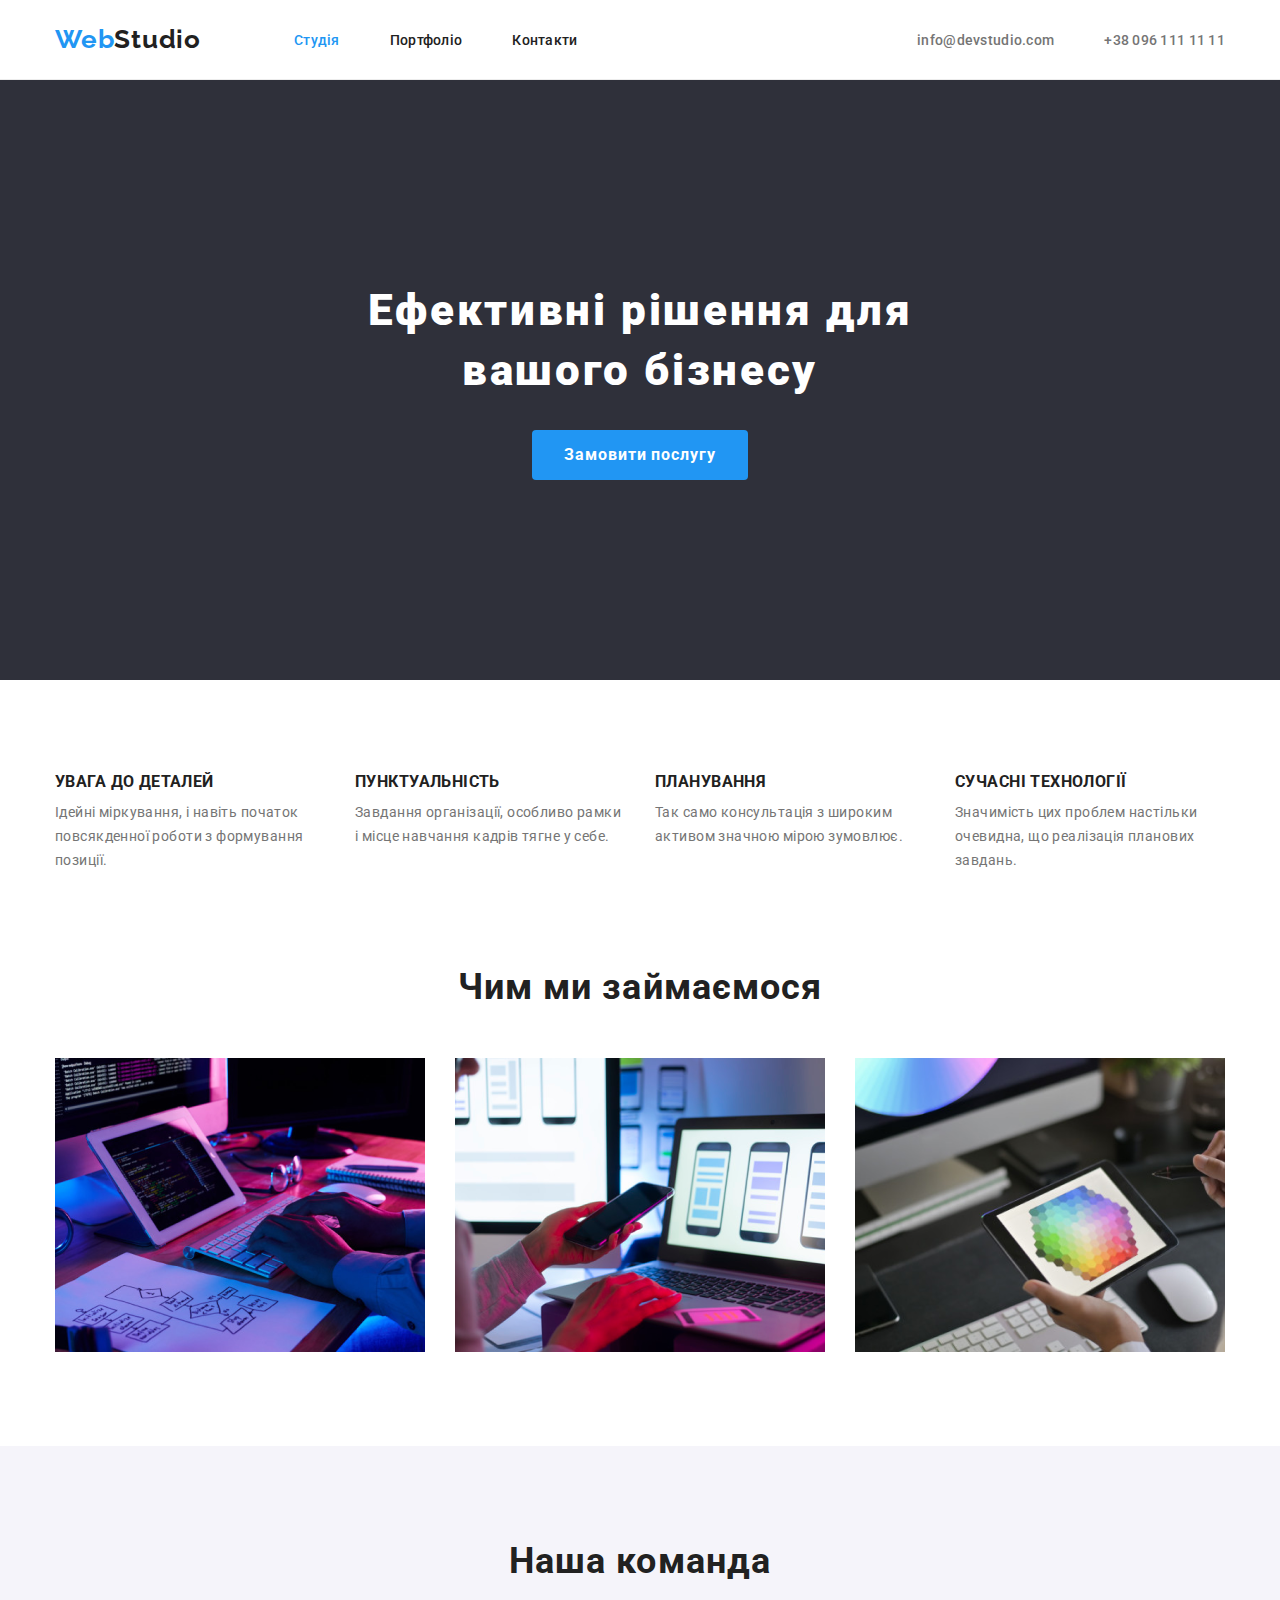
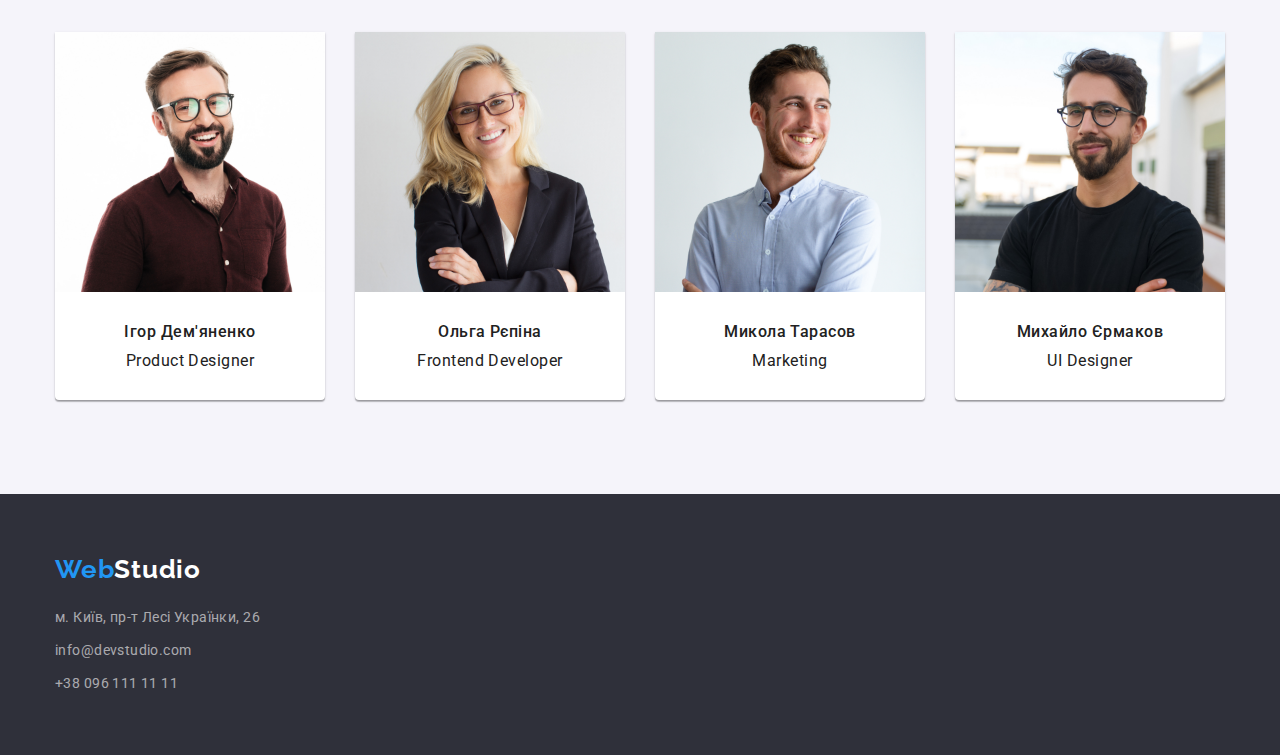
<file: index.html>
<!DOCTYPE html>
<html lang="uk">
<head>
    <meta charset="UTF-8">
    <meta http-equiv="X-UA-Compatible" content="IE=edge">
    <meta name="viewport" content="width=device-width, initial-scale=1.0">
    <link rel="stylesheet" href="./css/style.css">
    <link href="https://fonts.googleapis.com/css2?family=Raleway:wght@700&family=Roboto:wght@400;500;700;900&display=swap"
        rel="stylesheet">
    <title>Document</title>
</head>
<body>
    <header class="header">
        <div class="contaner">
            <h2 class="logo"><span class="logo-blu">Web</span>Studio</h2>
            <nav class="nav">
                <ul class="navigation list">
                    <li ><a href="./index.html" class="header-nav-list-text current">Студія</a></li>
                    <li ><a href="./portfolio.html" class="header-nav-list-text">Портфоліо</a></li>
                    <li ><a href="/" class="header-nav-list-text">Контакти</a></li>
                </ul>  
            </nav>
            <ul class="header-list list">
                <li><a href="mailto:info@devstudio.com" class="header-list-text">info@devstudio.com</a></li>
                <li><a href="tel:+380961111111" class="header-list-text">+38 096 111 11 11</a></li>
            </ul>
        </div>
    </header>
    <main>
        <section class="section1">
                <h1 class="section1-main-text">Ефективні рішення для <br>вашого бізнесу</h1>
                <button class="section1-button">Замовити послугу</button>
        </section>
        <section class="section2">
            <div class="contaner">
                <ul class="section2-list list">
                    <li class="section2-list-text">
                        <h3>УВАГА ДО ДЕТАЛЕЙ</h3>
                        <p class="section2-list-text-paragraf">Ідейні міркування, і навіть початок повсякденної роботи з формування позиції.</p>
                    </li>
                    <li class="section2-list-text">
                        <h3>ПУНКТУАЛЬНІСТЬ</h3>
                        <p class="section2-list-text-paragraf">Завдання організації, особливо рамки і місце навчання кадрів тягне у себе.</p>
                    </li>
                    <li class="section2-list-text">
                        <h3>ПЛАНУВАННЯ</h3>
                        <p class="section2-list-text-paragraf">Так само консультація з широким активом значною мірою зумовлює.</p>
                    </li>
                    <li class="section2-list-text">
                        <h3>СУЧАСНІ ТЕХНОЛОГІЇ</h3>
                        <p class="section2-list-text-paragraf">Значимість цих проблем настільки очевидна, що реалізація планових завдань.</p>
                    </li>
                </ul> 
            </div>
                
        </section>
        <section class="section3">
            <h2 class="section3-maintext">Чим ми займаємося</h2>
            <div class="contaner">
                <ul class="section3-list list">
                    <li class="section3-list-text"><img src="./image/box 1.png" alt="Розробка алгоритму задачі" class="section3-list-image"></li>
                    <li class="section3-list-text"><img src="./image/box 2.png" alt="Розробка адаптивності сайту" class="section3-list-image"></li>
                    <li class="section3-list-text"><img src="./image/box 3.png" alt="Графічна частка" class="section3-list-image"></li>
                </ul>
            </div>  
        </section>
        <section class="section4">
            <h2 class="section3-maintext">Наша команда</h2>
            <div class="contaner">
               <ul class="section4-list list">
                <li class="section4-list-text">
                    <img src="./image/img-3.jpg" alt="Ігор Дем'яненко" class="section4-list-image">
                    <div class="section4-div">
                        <h4 class="section4-list-text-maintext">Ігор Дем'яненко</h4>
                        <p>Product Designer</p>
                    </div>
                </li>
                <li class="section4-list-text">
                    <img src="./image/img-2.jpg" alt="Ольга Рєпіна" class="section4-list-image">
                    <div class="section4-div">
                        <h4 class="section4-list-text-maintext">Ольга Рєпіна</h4>
                        <p>Frontend Developer</p>
                    </div>  
                </li>
                <li class="section4-list-text">
                    <img src="./image/img-1.jpg" alt="Микола Тарасов" class="section4-list-image">
                    <div class="section4-div">
                        <h4 class="section4-list-text-maintext">Микола Тарасов</h4>
                        <p>Marketing</p>
                    </div>
                </li>
                <li class="section4-list-text">
                    <img src="./image/img.jpg" alt="Михайло Єрмаков"class="section4-list-image">
                    <div class="section4-div">
                        <h4 class="section4-list-text-maintext">Михайло Єрмаков</h4>
                        <p>UI Designer</p>
                    </div>
                    
                </li>
            </ul> 
            </div>
            
        </section>
    </main>
    <footer class="footer">
        <div class="contaner">
            <h2 class="footer-logo"><span class="logo-blu">Web</span>Studio</h2>
            <ul class="footer-list list">
                <li><a href="/" target="_blank" rel="noopener noreferrer" class="footer-list-a">м. Київ, пр-т Лесі Українки, 26</a></li>
                <li><a href="mailto:info@devstudio.com" class="footer-list-a">info@devstudio.com</a></li>
                <li><a href="tel:+380961111111" class="footer-list-a">+38 096 111 11 11</a></li>
            </ul>     
        </div>
        
    </footer>

    
</body>
</html>
</file>
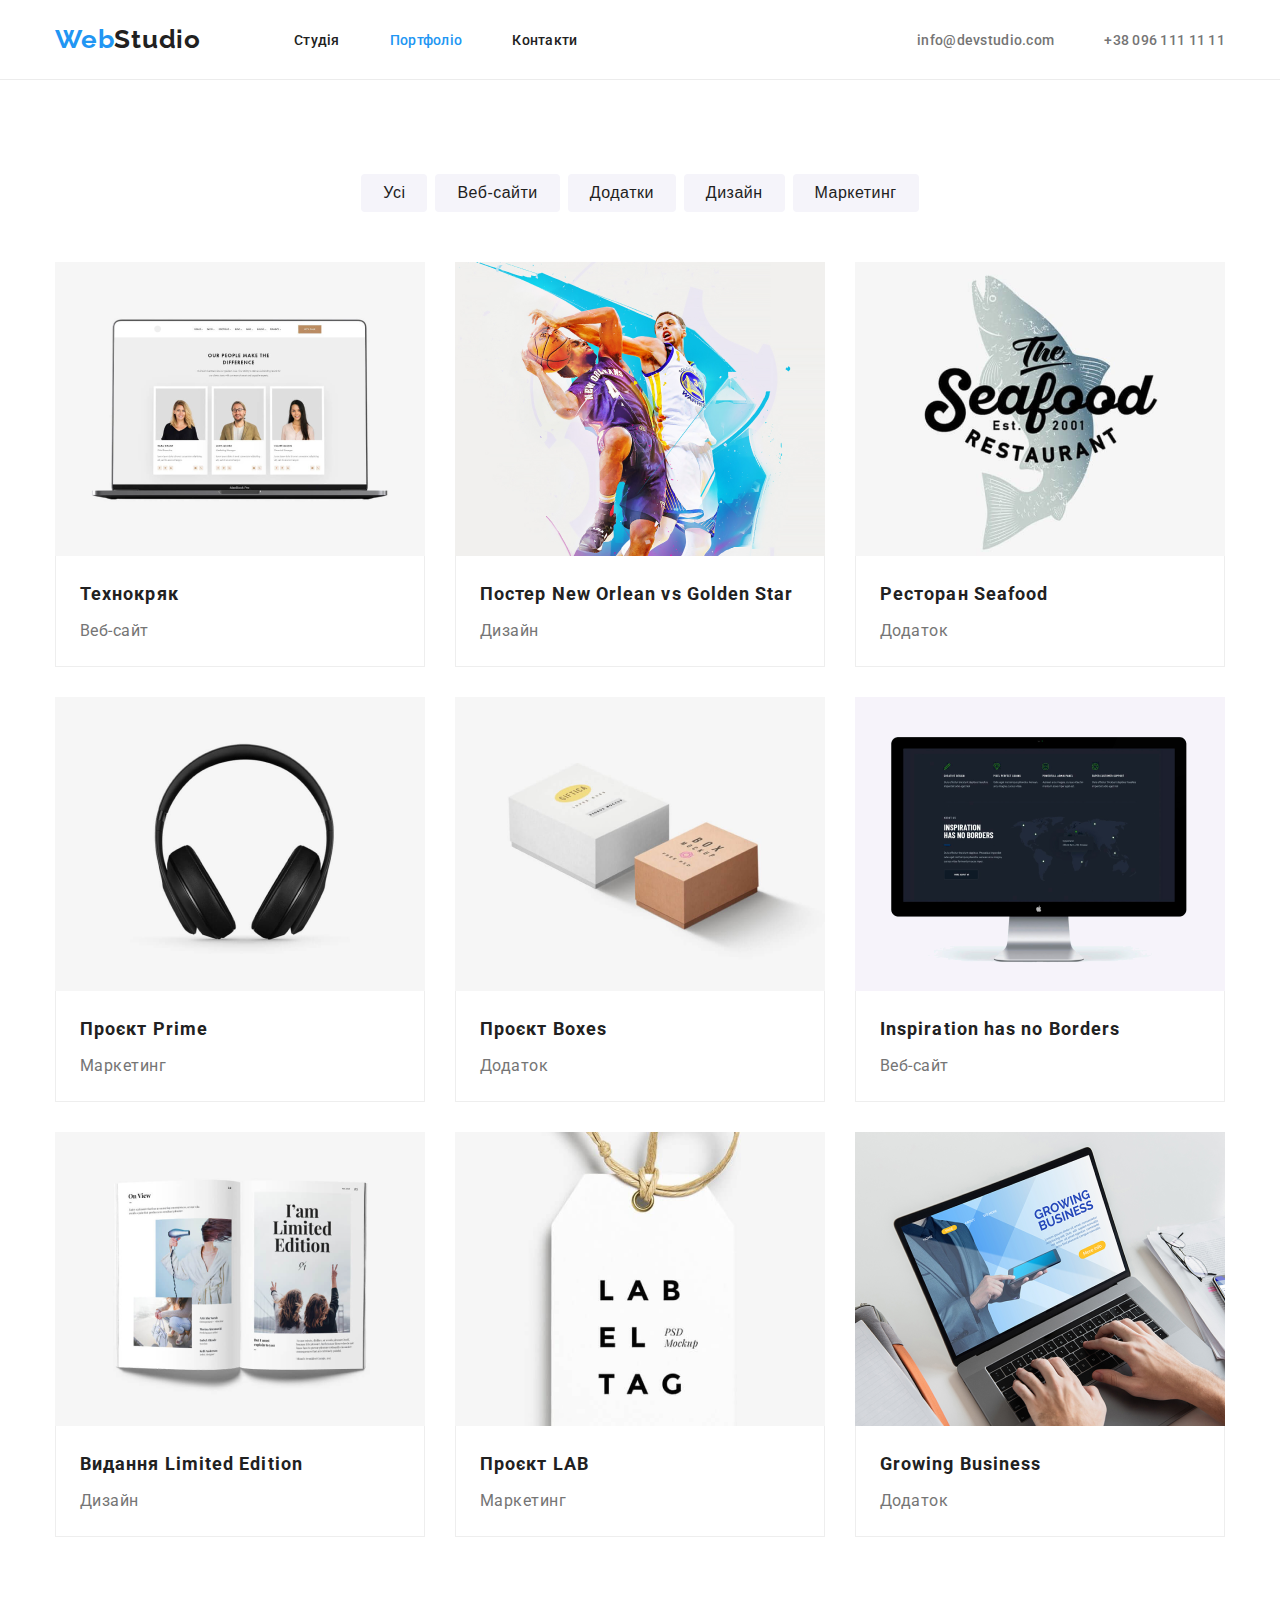
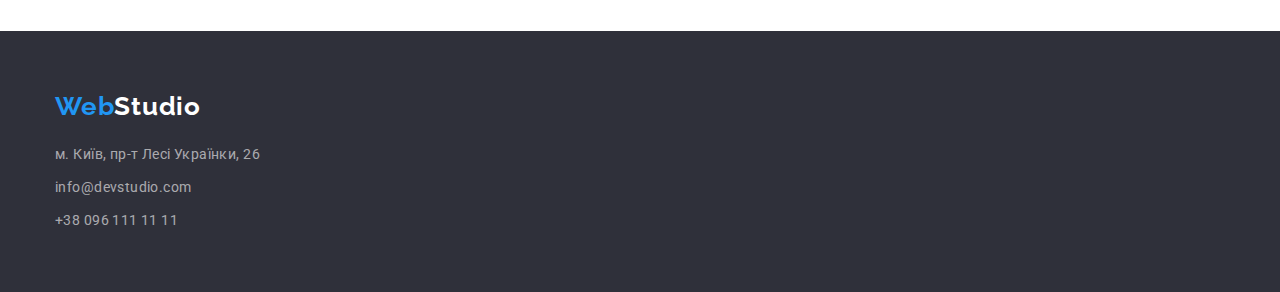
<file: portfolio.html>
<!DOCTYPE html>
<html lang="uk">
<head>
    <meta charset="UTF-8">
    <meta http-equiv="X-UA-Compatible" content="IE=edge">
    <meta name="viewport" content="width=device-width, initial-scale=1.0">
    <link rel="stylesheet" href="./css/style.css">
    <link href="https://fonts.googleapis.com/css2?family=Raleway:wght@700&family=Roboto:wght@400;500;700;900&display=swap"
        rel="stylesheet">
    <title>Document</title>
</head>
<body>
    <header class="header">
        <div class="contaner">
            <h2 class="logo"><span class="logo-blu">Web</span>Studio</h2>
            <nav class="nav">
                <ul class="navigation list">
                    <li><a href="./index.html" class="header-nav-list-text">Студія</a></li>
                    <li><a href="./portfolio.html" class="header-nav-list-text current">Портфоліо</a></li>
                    <li><a href="/" class="header-nav-list-text">Контакти</a></li>
                </ul>
            </nav>
            <ul class="header-list list">
                <li><a href="mailto:info@devstudio.com" class="header-list-text">info@devstudio.com</a></li>
                <li><a href="tel:+380961111111" class="header-list-text">+38 096 111 11 11</a></li>
            </ul>
        </div>
    </header>
    <main class="portfolio">
        <ul class="portfolio-listb list">
            <li><button class="portfolio-list-buttons">Усі</button></li>
            <li><button class="portfolio-list-buttons">Веб-сайти</button></li>
            <li><button class="portfolio-list-buttons">Додатки</button></li>
            <li><button class="portfolio-list-buttons">Дизайн</button></li>
            <li><button class="portfolio-list-buttons">Маркетинг</button></li>
        </ul>
        <div class="contaner">
            <ul class="portfolio-list list">
                <li class="portfolio-listimg-text">
                    <img src="./image/img(0).png" alt="Технокряк" class="portfolio-listimg-img">
                    <div class="portfolio-div">
                        <h4 class="portfolio-listimg-text-head">Технокряк</h4>
                        <p class="portfolio-listimg-text-paragraph">Веб-сайт</p> 
                    </div>                    
                </li>
                <li class="portfolio-listimg-text">
                    <img src="./image/img (1).png" alt="Постер" class="portfolio-listimg-img">
                    <div class="portfolio-div">
                        <h4 class="portfolio-listimg-text-head">Постер New Orlean vs Golden Star</h4>
                        <p class="portfolio-listimg-text-paragraph">Дизайн</p>
                    </div>
                </li>
                <li class="portfolio-listimg-text">
                    <img src="./image/img (2).png" alt="Ресторан" class="portfolio-listimg-img">
                    <div class="portfolio-div">
                        <h4 class="portfolio-listimg-text-head">Ресторан Seafood</h4>
                        <p class="portfolio-listimg-text-paragraph">Додаток</p>
                    </div>
                </li>
                <li class="portfolio-listimg-text">
                    <img src="./image/img (3).png" alt="Prime" class="portfolio-listimg-img">
                    <div class="portfolio-div">
                        <h4 class="portfolio-listimg-text-head">Проєкт Prime</h4>
                        <p class="portfolio-listimg-text-paragraph">Маркетинг</p>
                    </div>
                </li>
                <li class="portfolio-listimg-text">
                    <img src="./image/img (4).png" alt="Boxes" class="portfolio-listimg-img">
                    <div class="portfolio-div">
                        <h4 class="portfolio-listimg-text-head">Проєкт Boxes</h4>
                        <p class="portfolio-listimg-text-paragraph">Додаток</p>
                    </div>
                </li>
                <li class="portfolio-listimg-text">
                    <img src="./image/img (5).png" alt="Borders" class="portfolio-listimg-img">
                    <div class="portfolio-div">
                        <h4 class="portfolio-listimg-text-head">Inspiration has no Borders</h4>
                        <p class="portfolio-listimg-text-paragraph">Веб-сайт</p>
                    </div>
                </li>
                <li class="portfolio-listimg-text">
                    <img src="./image/img (6).png" alt="Видання" class="portfolio-listimg-img">
                    <div class="portfolio-div">
                        <h4 class="portfolio-listimg-text-head">Видання Limited Edition</h4>
                        <p class="portfolio-listimg-text-paragraph">Дизайн</p>
                    </div>
                </li>
                <li class="portfolio-listimg-text">
                    <img src="./image/img (7).png" alt="LAB" class="portfolio-listimg-img">
                    <div class="portfolio-div">
                        <h4 class="portfolio-listimg-text-head">Проєкт LAB</h4>
                        <p class="portfolio-listimg-text-paragraph">Маркетинг</p>
                    </div>  
                </li>
                <li class="portfolio-listimg-text">
                    <img src="./image/img (8).png" alt="Business" class="portfolio-listimg-img">
                    <div class="portfolio-div">
                        <h4 class="portfolio-listimg-text-head">Growing Business</h4>
                        <p class="portfolio-listimg-text-paragraph">Додаток</p>
                    </div>
                </li>
            </ul>
        </div>
        
    </main>
    <footer class="footer">
        <div class="contaner">
            <h2 class="footer-logo"><span class="logo-blu">Web</span>Studio</h2>
            <ul class="footer-list list">
                <li><a href="/" target="_blank" rel="noopener noreferrer" class="footer-list-a">м. Київ, пр-т Лесі Українки,
                        26</a></li>
                <li><a href="mailto:info@devstudio.com" class="footer-list-a">info@devstudio.com</a></li>
                <li><a href="tel:+380961111111" class="footer-list-a">+38 096 111 11 11</a></li>
            </ul>
        </div>
    
    </footer>



    
</body>
</html>
</file>
<file: css/style.css>
:root{
    --general: #FFFFFF;
    --border: #ECECEC;
    --logo-blu: #2196F3;
    --text: #212121;
    --text-no-general: #757575;
    --section: #F5F4FA;
    --footer: #2F303A;
    --foter-no-general: rgba(255, 255, 255, 0.6);
}


/*  */
body{
    margin: 0px;
    font-family: 'Roboto', sans-serif;
    color: var(--text);
    background-color: var(--general);
}

h1, h2, h3, h4, p{
    margin: 0;
}

ul{
    list-style: none;
    margin: 0;
    padding: 0;
}

img{
    display: block;
}

button{
    cursor: pointer;
}
/* /////////// */

.contaner{
    display: flex;
    margin: auto;
    padding: 0px 15px 0px 15px;
    width: 1170px;
}

.list{
    list-style-type: none;
    padding-inline-start: 0px;
}
/*  */
.header{
    padding: 24px 0px 24px 0px;
    text-align: center;
    border-width: 0px 0px 1px 0px;
    border-color: var(--border);
    border-style: solid ;
}

.header>.contaner{
    align-items: center;
}

.logo{
    margin: 0px;
    font-family: 'Raleway', sans-serif;
    font-weight: 700;
    font-size: 26px;
    line-height: 31px;
    letter-spacing: 0.03em;
}

.logo-blu{
    color: var(--logo-blu);
}

.nav{
    margin-left: 93px;
}

.navigation{
    display: flex;
    font-weight: 500;
    font-size: 14px;
    line-height: 16px;
    letter-spacing: 0.02em;
}

.navigation li + li{
    margin-left: 50px;
}

.header-nav-list-text{
    text-decoration: none;
    color: var(--text);
}

.header-nav-list-text:hover,
.header-nav-list-text:focus,
.header-nav-list-text.current{
    color: var(--logo-blu);
}

.header-list{
    display: flex;
    font-weight: 500;
    font-size: 14px;
    line-height: 16px;
    letter-spacing: 0.02em;
    margin-left: auto;
}

.header-list-text{
    text-decoration: none;
    color: var(--text-no-general);
}

.header-list-text:hover,
.header-list-text:focus {
    color: var(--logo-blu);
}

.header-list li + li{
    margin-left: 50px;
}

/*  */

.section1{
    background-color: var(--footer);
    color: var(--general);
    padding-top: 200px;
    padding-bottom: 200px;
}

.section1-main-text{
    font-weight: 900;
    font-size: 44px;
    line-height: 60px;
    text-align: center;
    letter-spacing: 0.06em;
    margin-top: auto;
    margin-bottom: 30px;
}

.section1-button{
    display: flex;
    padding: 10px 32px 10px 32px;
    margin: auto;
    font-family: 'Roboto', sans-serif;
    font-weight: 700;
    font-size: 16px;
    line-height: 30px;
    letter-spacing: 0.06em;
    background-color: var(--logo-blu);
    color: var(--general);
    border-width: 0px;
    border-radius: 4px;
}

.section2{
    padding-top: 94px;
    padding-bottom: 94px;
}

.section2-list{
    display: flex;
}

.section2-list li+li{
    margin-left: 30px;
}

.section2-list-text{
    width: 270px;
    font-weight: 700;
    font-size: 14px;
    line-height: 16px;
    letter-spacing: 0.03em;
}

.section2-list-text-paragraf{
    margin-top: 10px;
    font-weight: 400;
    font-size: 14px;
    line-height: 24px;
    letter-spacing: 0.03em;
    color: var(--text-no-general);
}

.section3{
    padding-bottom: 94px;
}

.section3-maintext{
    margin: auto;
    margin-bottom: 50px;
    font-style: normal;
    font-weight: 700;
    font-size: 36px;
    line-height: 42px;
    text-align: center;
    letter-spacing: 0.03em;
}

.section3-list{
    display: flex;
    margin: 0px;
}

.section3-list li+li {
    margin-left: 30px;
}

.section3-list-text{
    width: 370px;
}

.section3-list-image{
    width: 370px;
    height: 294px;
}

.section4{
    padding-top: 94px;
    padding-bottom: 94px;
    background-color: var(--section);
}

.section4-list{
    margin: 0px;
    display: flex;
}

.section4-list li+li{
    margin-left: 30px;
    
}

.section4-list-text{
    width: 270px;
    background-color: var(--general);
    text-align: center;
    font-size: 16px;
    line-height: 19px;
    letter-spacing: 0.03em;
    box-shadow: 0px 1px 3px rgba(0, 0, 0, 0.12), 0px 1px 1px rgba(0, 0, 0, 0.14), 0px 2px 1px rgba(0, 0, 0, 0.2);
    border-radius: 0px 0px 4px 4px;
}

.section4-div{
    padding-top: 30px;
    padding-bottom: 30px;
}

.section4-list-image{
    width: 270px;
}

.section4-list-text-maintext{
    margin-bottom: 10px;
    font-weight: 500;

}

.section4-list-text>p{
    font-weight: 400;
    color: var(--text-no-general);
}


/* ///////////////// */

.portfolio{
    padding-top: 94px;
    padding-bottom: 94px;
}

.portfolio-listb{
    display: flex;
    justify-content: center;
    margin: 0px;
    margin-bottom: 50px;
    gap: 8px;
}

.portfolio-list-buttons{
    padding: 6px 22px 6px 22px;
    font-weight: 500;
    font-size: 16px;
    line-height: 26px;
    text-align: center;
    letter-spacing: 0.03em;
    background-color: var(--section);
    color: var(--text);
    border-width: 0px;
    border-radius: 4px;
}

.portfolio-list-buttons:hover,
.portfolio-list-buttons:focus{
    background-color: var(--logo-blu);
    color: var(--general);
    box-shadow: 0px 3px 1px rgba(0, 0, 0, 0.1), 0px 1px 2px rgba(0, 0, 0, 0.08), 0px 2px 2px rgba(0, 0, 0, 0.12);
}

.portfolio-list{
    margin: 0px;
    display: flex;
    flex-wrap: wrap;
    gap: 30px;
}

.portfolio-listimg-text-head{
    font-weight: 700;
    font-size: 18px;
    line-height: 36px;
    letter-spacing: 0.06em;
}

.portfolio-listimg-img{
    width: 370px;
    margin: 0px;
}

.portfolio-div{
    margin: 0px;
    padding: 20px 24px 20px 24px;
    border-width: 0px 1px 1px 1px;
    border-style: solid;
    border-color: #EEEEEE;
}

.portfolio-listimg-text-head{
    margin: 0px;
    margin-bottom: 4px;
    font-weight: 700;
    font-size: 18px;
    line-height: 36px;
    letter-spacing: 0.06em;
}

.portfolio-listimg-text-paragraph{
    margin: 0px;
    font-weight: 400;
    font-size: 16px;
    line-height: 30px;
    letter-spacing: 0.03em;
    color: var(--text-no-general);
}

/*  */

.footer{
    background-color: var(--footer);
    color: var(--general);
    padding-top: 60px;
    padding-bottom: 60px;
}

.footer>.contaner{
    flex-direction: column;
}

.footer-logo{
    margin: 0px;
    margin-bottom: 20px;
    font-family: 'Raleway', sans-serif;
    font-weight: 700;
    font-size: 26px;
    line-height: 31px;
    letter-spacing: 0.03em;
    color: var(--general);
}

.footer-list{
    margin: 0px;
}

.footer-list li+li{
    margin-top: 9px;
}

.footer-list-a{
    font-weight: 400;
    font-size: 14px;
    line-height: 24px;
    letter-spacing: 0.03em;
    text-decoration: none;
    color: var(--foter-no-general);
}

.footer-list-a:hover,
.footer-list-a:focus {
    color: var(--general);
}
</file>
